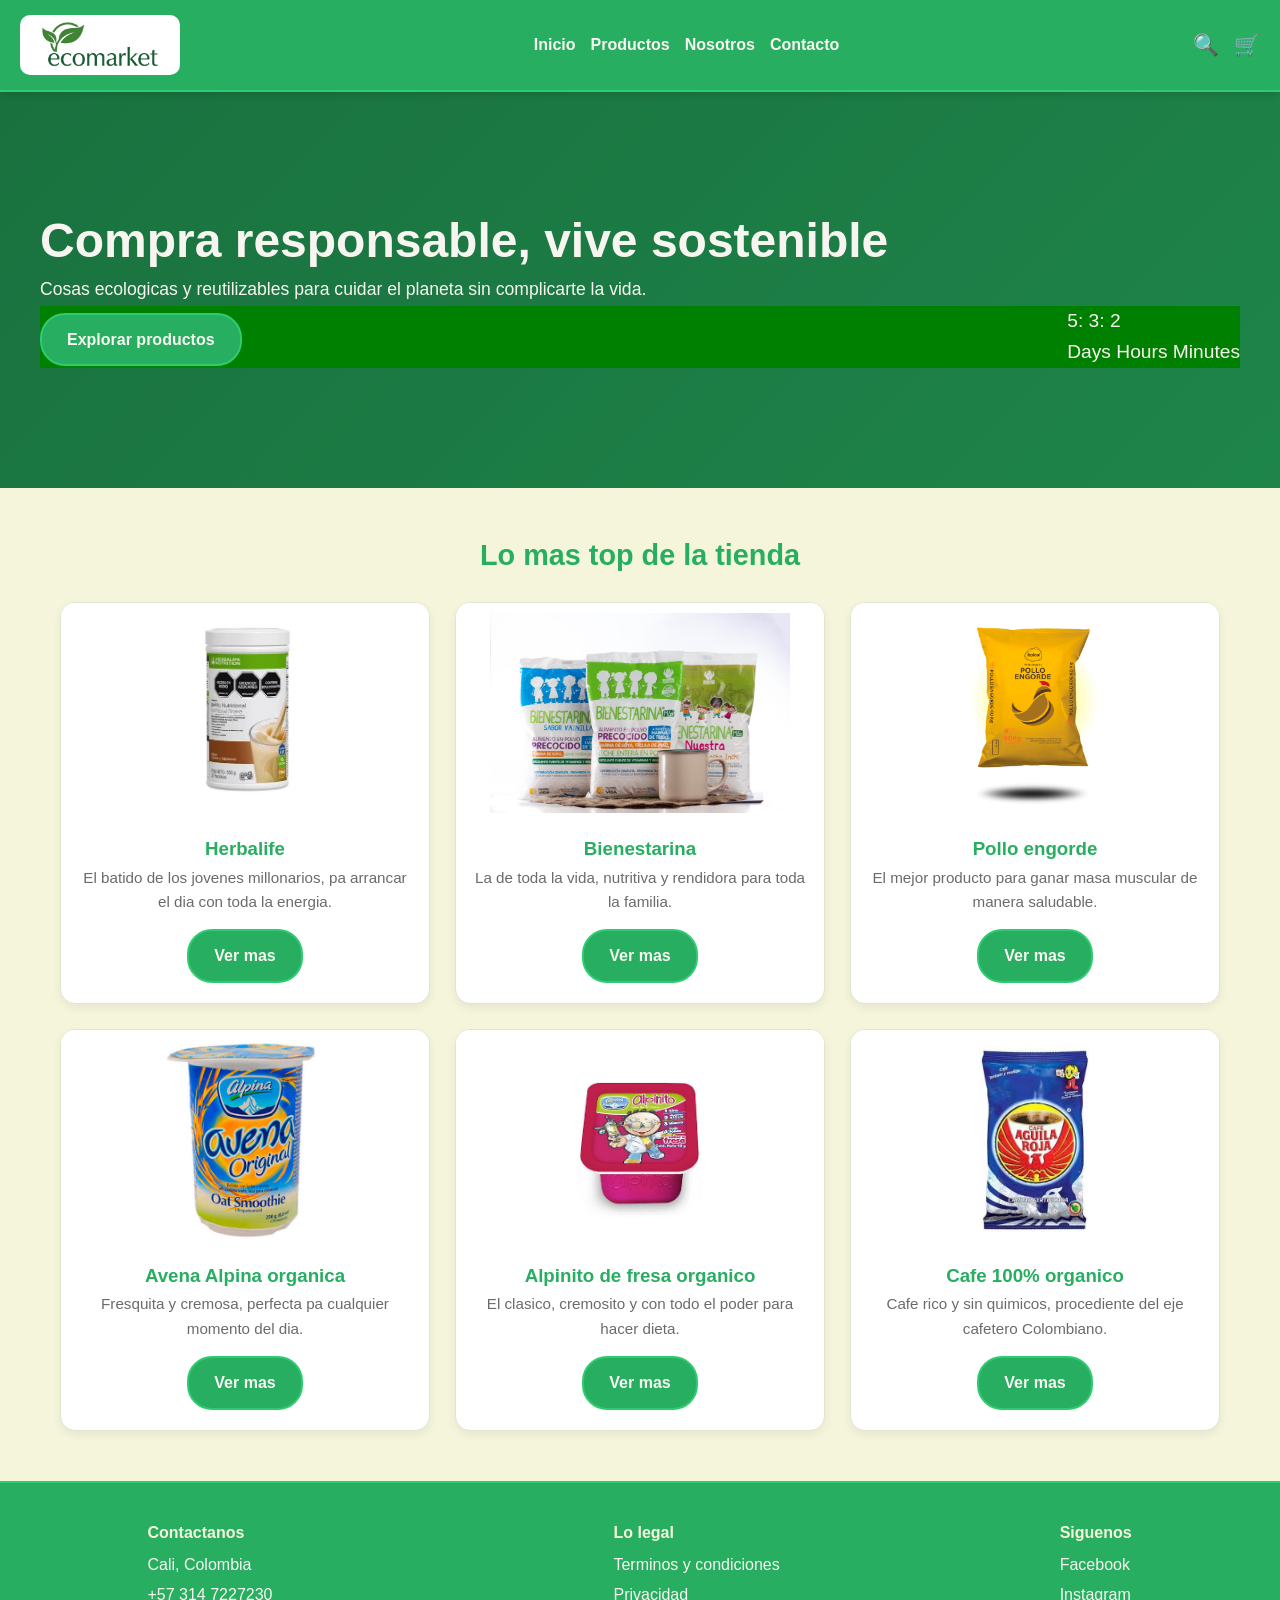
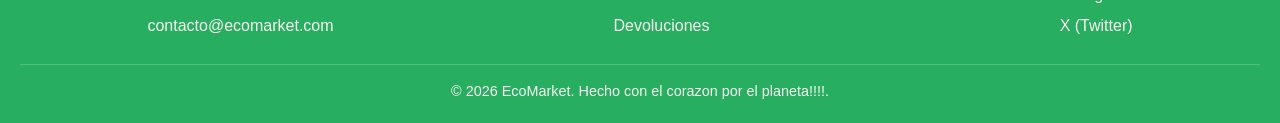
<file: index.html>
<!DOCTYPE html>
<html lang="es">
<head>
  <meta charset="UTF-8">
  <meta name="viewport" content="width=device-width, initial-scale=1.0">
  <title>EcoMarket | Inicio</title>

  <link rel="stylesheet" href="css/main.css">
  <link rel="stylesheet" href="css/layout.css">
  <link rel="stylesheet" href="css/components.css">
  <link rel="stylesheet" href="css/animations.css">
</head>
<body>

  <!-- ENCABEZADO -->
  <header class="header">
    <a href="index.html" class="logo"><img src="img/icons/logo.jpg" alt="EcoMarket"></a>

    <nav class="nav">
      <a href="index.html">Inicio</a>
      <a href="views/productos.html">Productos</a>
      <a href="views/sobre-nosotros.html">Nosotros</a>
      <a href="views/contacto.html">Contacto</a>
    </nav>

    <div class="header-iconos">
      <a href="views/productos.html" title="Buscar">🔍</a>
      <a href="#" title="Carrito">🛒</a>
    </div>
  </header>

  <main>

    <!-- PRINCIPAL -->
    <section class="banner">
      <h1>Compra responsable, vive sostenible</h1>
      <p>Cosas ecologicas y reutilizables para cuidar el planeta sin complicarte la vida.</p>
      <a href="views/productos.html" class="btn">Explorar productos</a>
      
<section class="contador-oferta">
<div class="contador-oferta"></div>
  
      <th>
        <td>5:</td>
        <td>3:</td>
        <td>2</td>
      </th>
      <br>
      <th>
        <td>Days</td>
        <td>Hours</td>
        <td>Minutes</td>
      </th>    
    </section>

    </section>


    <!-- PRODUCTOS DESTACADOS -->
    <section class="destacados">
      <h2>Lo mas top de la tienda</h2>

      <div class="vitrina">

        <article class="card">
          <img src="img/products/herbalife.jpg" alt="Batido Herbalife">
          <h3>Herbalife</h3>
          <p>El batido de los jovenes millonarios, pa arrancar el dia con toda la energia.</p>
          <a href="views/productos.html" class="btn">Ver mas</a>
        </article>

        <article class="card">
          <img src="img/products/bienestarina.jpg" alt="Bolsa de Bienestarina">
          <h3>Bienestarina</h3>
          <p>La de toda la vida, nutritiva y rendidora para toda la familia.</p>
          <a href="views/productos.html" class="btn">Ver mas</a>
        </article>

        <article class="card">
          <img src="img/products/pollo-engorde.png" alt="Bulto de pollo engorde">
          <h3>Pollo engorde</h3>
          <p>El mejor producto para ganar masa muscular de manera saludable.</p>
          <a href="views/productos.html" class="btn">Ver mas</a>
        </article>

        <article class="card">
          <img src="img/products/avena-alpina.jpg" alt="Avena Alpina">
          <h3>Avena Alpina organica</h3>
          <p>Fresquita y cremosa, perfecta pa cualquier momento del dia.</p>
          <a href="views/productos.html" class="btn">Ver mas</a>
        </article>

        <article class="card">
          <img src="img/products/alpinito-fresa.jpg" alt="Alpinito sabor a fresa">
          <h3>Alpinito de fresa organico</h3>
          <p>El clasico, cremosito y con todo el poder para hacer dieta.</p>
          <a href="views/productos.html" class="btn">Ver mas</a>
        </article>

        <article class="card">
          <img src="img/products/aguila-roja.jpg" alt="Cafe Aguila Roja">
          <h3>Cafe 100% organico</h3>
          <p>Cafe rico y sin quimicos, procediente del eje cafetero Colombiano.</p>
          <a href="views/productos.html" class="btn">Ver mas</a>
        </article>

      </div>
    </section>

  </main>

  <!-- PIE DE PAGINA -->
  <footer class="footer">
    <div class="footer-columna">
      <h4>Contactanos</h4>
      <p> Cali, Colombia</p>
      <p> +57 314 7227230</p>
      <p> contacto@ecomarket.com</p>
    </div>

    <div class="footer-columna">
      <h4>Lo legal</h4>
      <a href="#">Terminos y condiciones</a>
      <a href="#">Privacidad</a>
      <a href="#">Devoluciones</a>
    </div>

    <div class="footer-columna">
      <h4>Siguenos</h4>
      <a href="#">Facebook</a>
      <a href="#">Instagram</a>
      <a href="#">X (Twitter)</a>
    </div>

    <p class="copy">© 2026 EcoMarket. Hecho con el corazon por el planeta!!!!.</p>
  </footer>

</body>
</html>
</file>
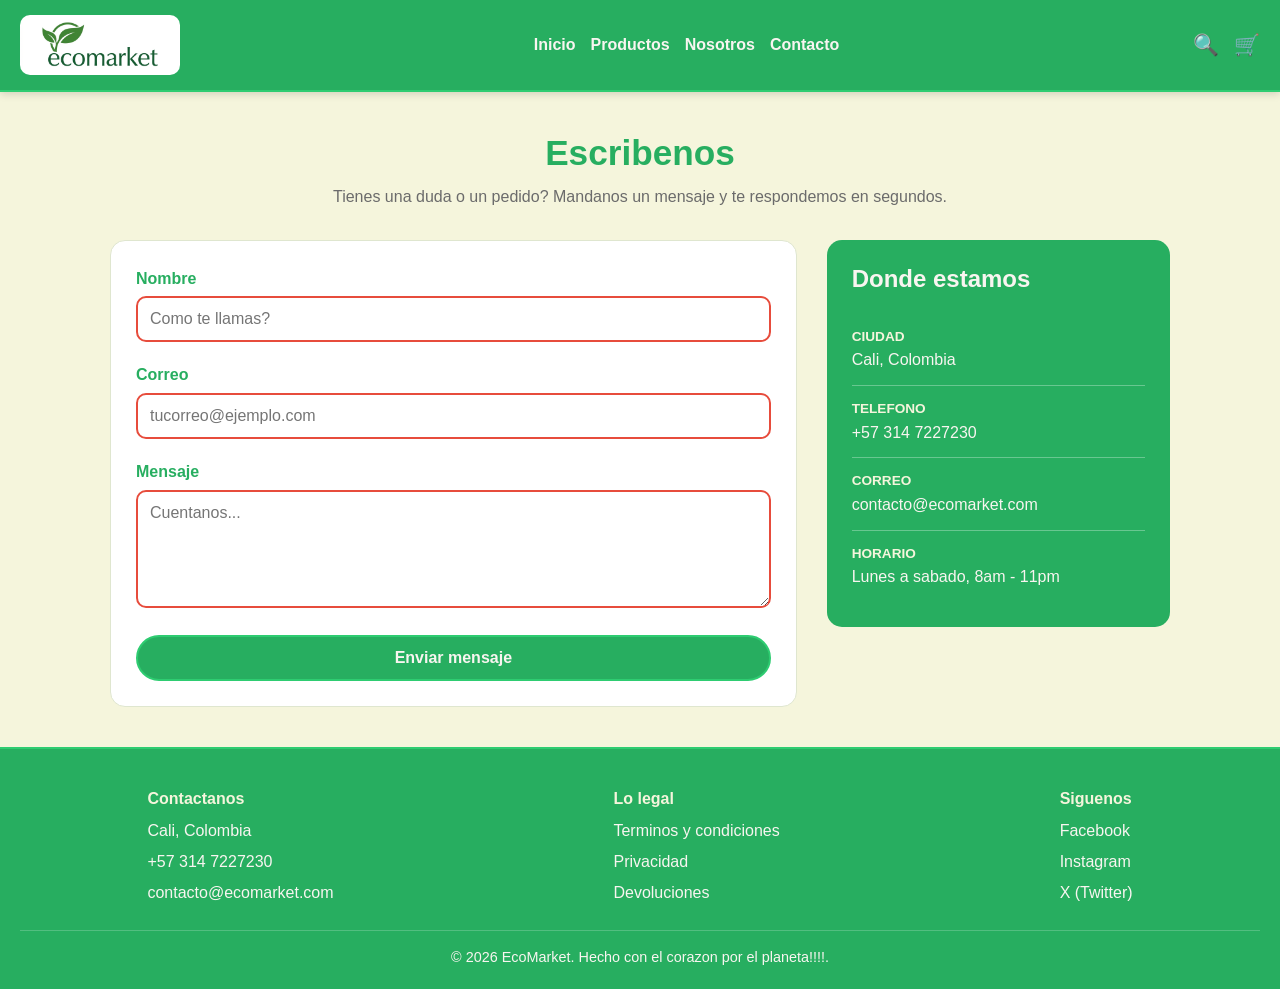
<file: views/contacto.html>
<!DOCTYPE html>
<html lang="es">
<head>
  <meta charset="UTF-8">
  <meta name="viewport" content="width=device-width, initial-scale=1.0">
  <title>EcoMarket | Contacto</title>

  <link rel="stylesheet" href="../css/main.css">
  <link rel="stylesheet" href="../css/layout.css">
  <link rel="stylesheet" href="../css/components.css">
  <link rel="stylesheet" href="../css/animations.css">
</head>
<body>

  <!-- ENCABEZADO -->
  <header class="header">
    <a href="../index.html" class="logo"><img src="../img/icons/logo.jpg" alt="EcoMarket"></a>

    <nav class="nav">
      <a href="../index.html">Inicio</a>
      <a href="productos.html">Productos</a>
      <a href="sobre-nosotros.html">Nosotros</a>
      <a href="contacto.html">Contacto</a>
    </nav>

    <div class="header-iconos">
      <a href="productos.html" title="Buscar">🔍</a>
      <a href="#" title="Carrito">🛒</a>
    </div>
  </header>

  <main class="contacto">

    <h1>Escribenos</h1>
    <p class="contacto-intro">Tienes una duda o un pedido? Mandanos un mensaje y te respondemos en segundos.</p>

    <div class="contacto-columnas">

      <!-- FORMULARIO -->
      <form class="formulario" action="#">
        <div class="campo">
          <label for="nombre">Nombre</label>
          <input type="text" id="nombre" name="nombre" placeholder="Como te llamas?" minlength="3" required>
        </div>

        <div class="campo">
          <label for="email">Correo</label>
          <input type="email" id="email" name="email" placeholder="tucorreo@ejemplo.com" required>
        </div>

        <div class="campo">
          <label for="mensaje">Mensaje</label>
          <textarea id="mensaje" name="mensaje" rows="5" placeholder="Cuentanos..." minlength="10" required></textarea>
        </div>

        <button type="submit" class="btn">Enviar mensaje</button>
      </form>

      <!-- INFORMACION -->
      <div class="contacto-info">
        <h2>Donde estamos</h2>

        <div class="dato">
          <strong>Ciudad</strong>
          <p>Cali, Colombia</p>
        </div>

        <div class="dato">
          <strong>Telefono</strong>
          <p>+57 314 7227230</p>
        </div>

        <div class="dato">
          <strong>Correo</strong>
          <p>contacto@ecomarket.com</p>
        </div>

        <div class="dato">
          <strong>Horario</strong>
          <p>Lunes a sabado, 8am - 11pm</p>
        </div>
      </div>

    </div>
  </main>

  <!-- PIE DE PAGINA -->
  <footer class="footer">
    <div class="footer-columna">
      <h4>Contactanos</h4>
      <p> Cali, Colombia</p>
      <p> +57 314 7227230</p>
      <p> contacto@ecomarket.com</p>
    </div>

    <div class="footer-columna">
      <h4>Lo legal</h4>
      <a href="#">Terminos y condiciones</a>
      <a href="#">Privacidad</a>
      <a href="#">Devoluciones</a>
    </div>

    <div class="footer-columna">
      <h4>Siguenos</h4>
      <a href="#">Facebook</a>
      <a href="#">Instagram</a>
      <a href="#">X (Twitter)</a>
    </div>

    <p class="copy">© 2026 EcoMarket. Hecho con el corazon por el planeta!!!!.</p>
  </footer>

</body>
</html>
</file>
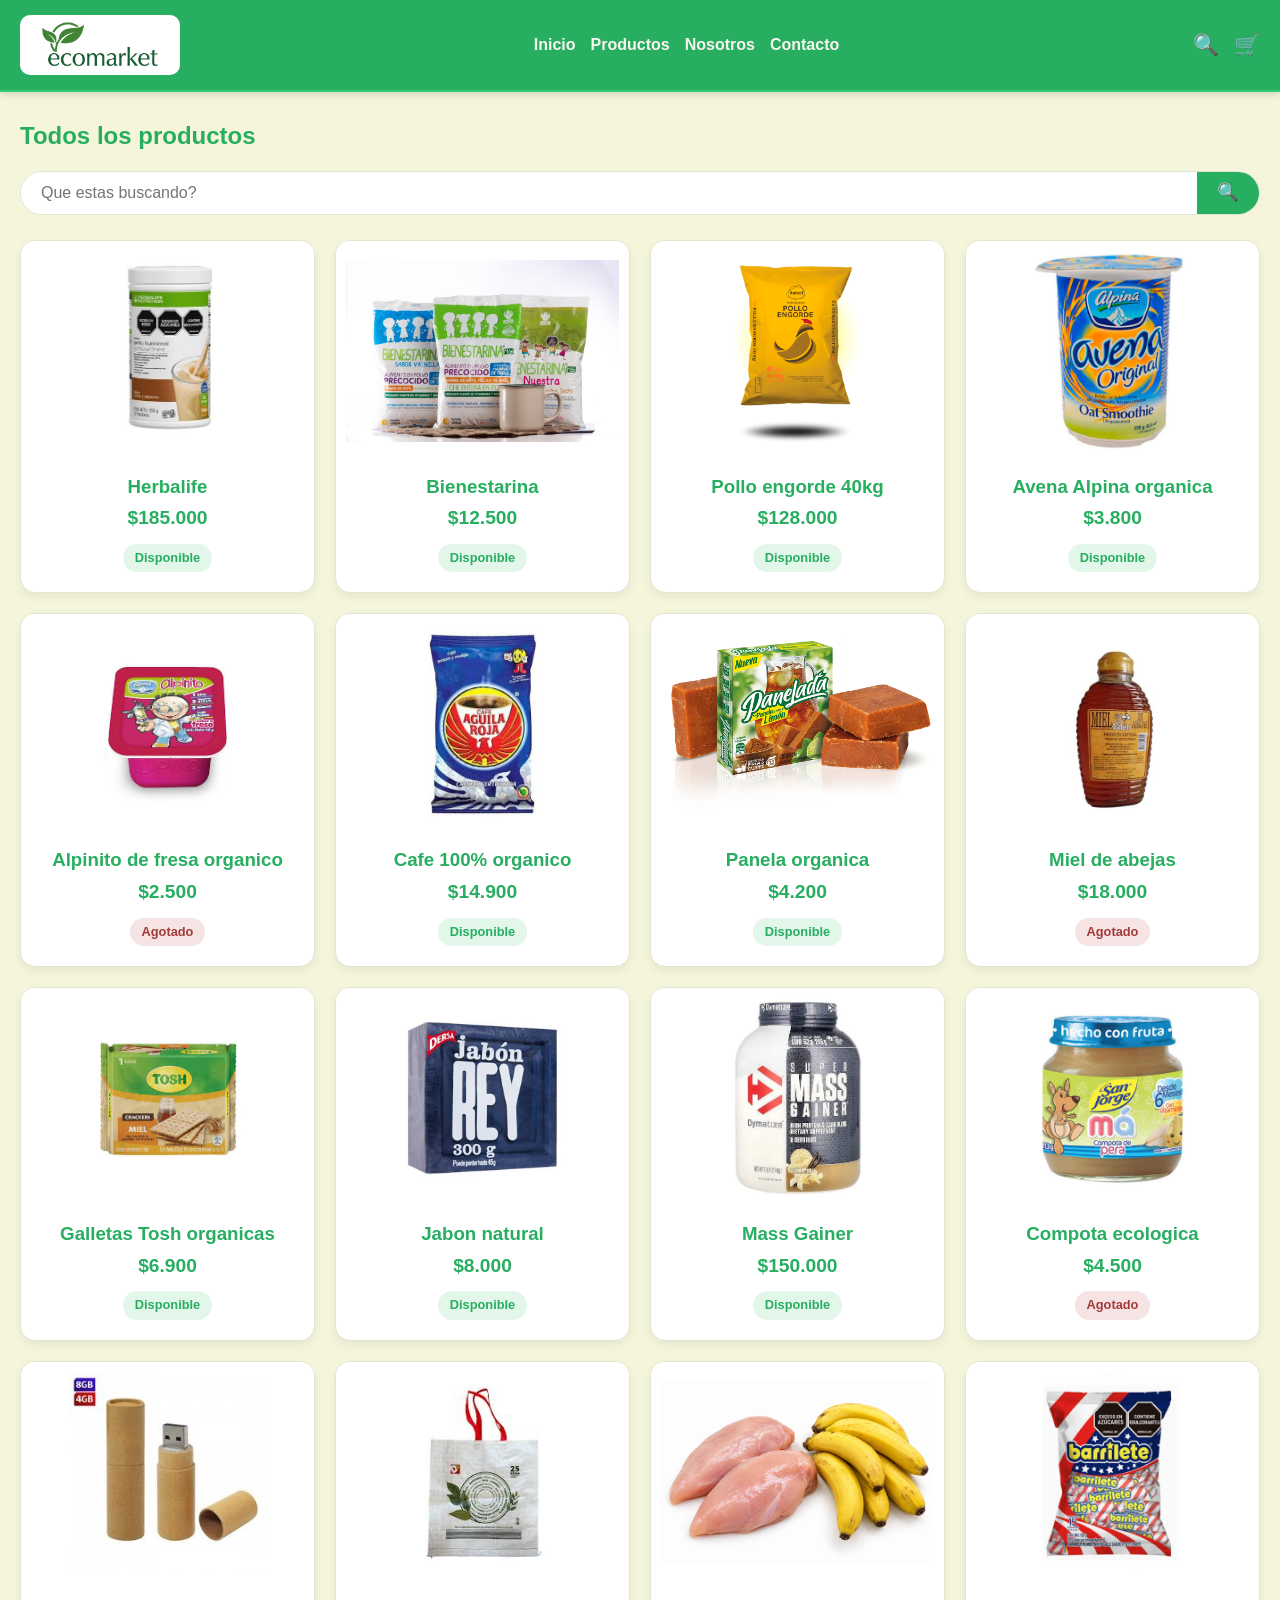
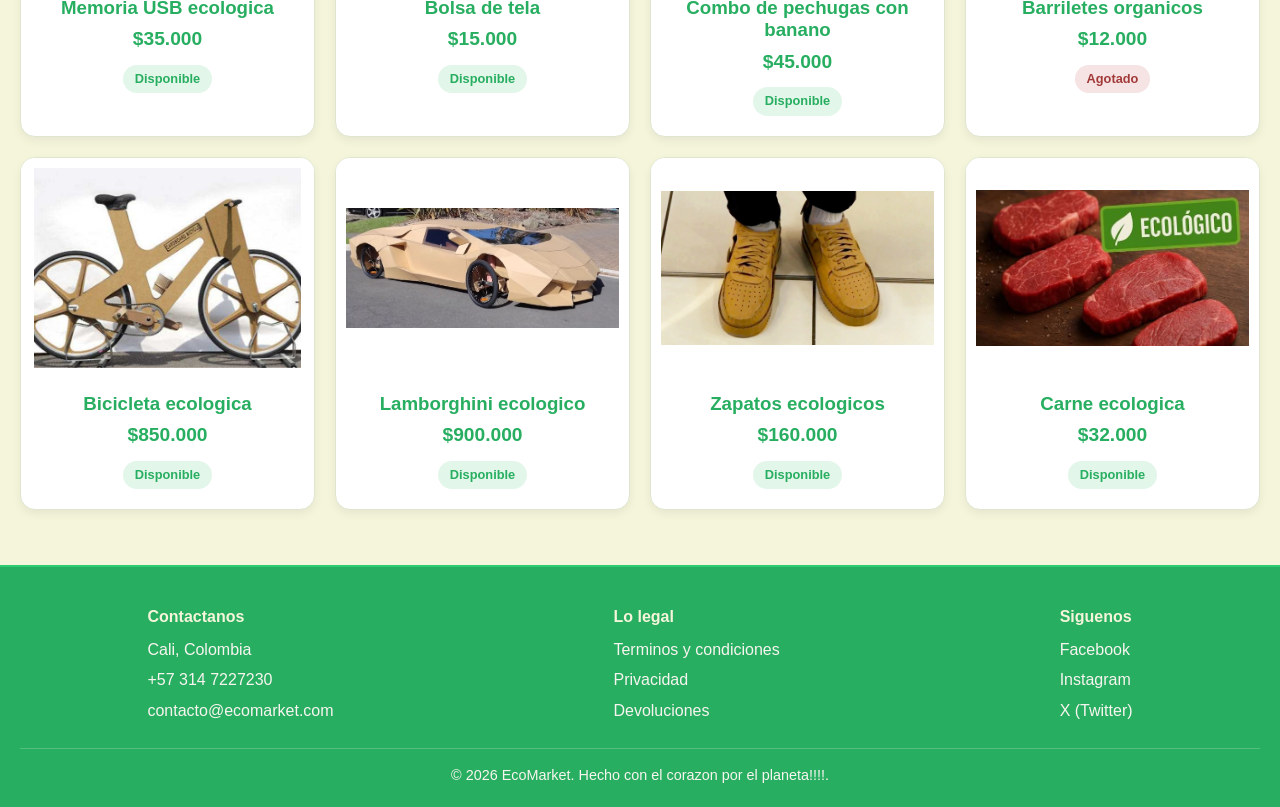
<file: views/productos.html>
<!DOCTYPE html>
<html lang="es">
<head>
  <meta charset="UTF-8">
  <meta name="viewport" content="width=device-width, initial-scale=1.0">
  <title>EcoMarket | Productos</title>

  <link rel="stylesheet" href="../css/main.css">
  <link rel="stylesheet" href="../css/layout.css">
  <link rel="stylesheet" href="../css/components.css">
  <link rel="stylesheet" href="../css/animations.css">
</head>
<body>

  <!-- ENCABEZADO -->
  <header class="header">
    <a href="../index.html" class="logo"><img src="../img/icons/logo.jpg" alt="EcoMarket"></a>

    <nav class="nav">
      <a href="../index.html">Inicio</a>
      <a href="productos.html">Productos</a>
      <a href="sobre-nosotros.html">Nosotros</a>
      <a href="contacto.html">Contacto</a>
    </nav>

    <div class="header-iconos">
      <a href="productos.html" title="Buscar">🔍</a>
      <a href="#" title="Carrito">🛒</a>
    </div>
  </header>

  <main class="catalogo">

    <!-- CONTENIDO DEL CATALOGO -->
    <section class="catalogo-contenido">
      <h1>Todos los productos</h1>

      <!-- BUSCADOR -->
      <div class="buscador">
        <input type="search" placeholder="Que estas buscando?">
        <button type="button">🔍</button>
      </div>

      <!-- AQUI VAN TODOS LOS PRODUCTOS -->
      <div class="vitrina-completa">

        <article class="card">
          <img src="../img/products/herbalife.jpg" alt="Batido Herbalife">
          <h3>Herbalife</h3>
          <p class="precio">$185.000</p>
          <span class="etiqueta disponible">Disponible</span>
        </article>

        <article class="card">
          <img src="../img/products/bienestarina.jpg" alt="Bolsa de Bienestarina">
          <h3>Bienestarina</h3>
          <p class="precio">$12.500</p>
          <span class="etiqueta disponible">Disponible</span>
        </article>

        <article class="card">
          <img src="../img/products/pollo-engorde.png" alt="Bulto de pollo engorde">
          <h3>Pollo engorde 40kg</h3>
          <p class="precio">$128.000</p>
          <span class="etiqueta disponible">Disponible</span>
        </article>

        <article class="card">
          <img src="../img/products/avena-alpina.jpg" alt="Avena Alpina">
          <h3>Avena Alpina organica</h3>
          <p class="precio">$3.800</p>
          <span class="etiqueta disponible">Disponible</span>
        </article>

        <article class="card">
          <img src="../img/products/alpinito-fresa.jpg" alt="Alpinito sabor a fresa">
          <h3>Alpinito de fresa organico</h3>
          <p class="precio">$2.500</p>
          <span class="etiqueta agotado">Agotado</span>
        </article>

        <article class="card">
          <img src="../img/products/aguila-roja.jpg" alt="Cafe Aguila Roja">
          <h3>Cafe 100% organico</h3>
          <p class="precio">$14.900</p>
          <span class="etiqueta disponible">Disponible</span>
        </article>

        <article class="card">
          <img src="../img/products/panelada.png" alt="Panela">
          <h3>Panela organica</h3>
          <p class="precio">$4.200</p>
          <span class="etiqueta disponible">Disponible</span>
        </article>

        <article class="card">
          <img src="../img/products/miel.jpg" alt="Frasco de miel de abejas">
          <h3>Miel de abejas</h3>
          <p class="precio">$18.000</p>
          <span class="etiqueta agotado">Agotado</span>
        </article>

        <article class="card">
          <img src="../img/products/galletas-tosh.jpg" alt="Galletas Tosh">
          <h3>Galletas Tosh organicas</h3>
          <p class="precio">$6.900</p>
          <span class="etiqueta disponible">Disponible</span>
        </article>

        <article class="card">
          <img src="../img/products/jabon-azul.jpg" alt="Jabon azul">
          <h3>Jabon natural</h3>
          <p class="precio">$8.000</p>
          <span class="etiqueta disponible">Disponible</span>
        </article>

        <article class="card">
          <img src="../img/products/mass-gainer.jpg" alt="Tarro de Mass Gainer">
          <h3>Mass Gainer</h3>
          <p class="precio">$150.000</p>
          <span class="etiqueta disponible">Disponible</span>
        </article>

        <article class="card">
          <img src="../img/products/compota-ecologica.jpg" alt="Compota ecologica">
          <h3>Compota ecologica</h3>
          <p class="precio">$4.500</p>
          <span class="etiqueta agotado">Agotado</span>
        </article>

        <article class="card">
          <img src="../img/products/memoria-usb.jpg" alt="Memoria USB ecologica">
          <h3>Memoria USB ecologica</h3>
          <p class="precio">$35.000</p>
          <span class="etiqueta disponible">Disponible</span>
        </article>

        <article class="card">
          <img src="../img/products/bolsa-d1.jpg" alt="Bolsa reutilizable del D1">
          <h3>Bolsa de tela</h3>
          <p class="precio">$15.000</p>
          <span class="etiqueta disponible">Disponible</span>
        </article>

        <article class="card">
          <img src="../img/products/pechugas-banano.png" alt="Combo de pechugas con banano">
          <h3>Combo de pechugas con banano</h3>
          <p class="precio">$45.000</p>
          <span class="etiqueta disponible">Disponible</span>
        </article>

        <article class="card">
          <img src="../img/products/barrilete.jpg" alt="Bolsa de barriletes">
          <h3>Barriletes organicos</h3>
          <p class="precio">$12.000</p>
          <span class="etiqueta agotado">Agotado</span>
        </article>

        <article class="card">
          <img src="../img/products/bicicleta-ecologica.jpg" alt="Bicicleta ecologica">
          <h3>Bicicleta ecologica</h3>
          <p class="precio">$850.000</p>
          <span class="etiqueta disponible">Disponible</span>
        </article>

        <article class="card">
          <img src="../img/products/lambo-carton.jpg" alt="Lamborghini de carton">
          <h3>Lamborghini ecologico</h3>
          <p class="precio">$900.000</p>
          <span class="etiqueta disponible">Disponible</span>
        </article>

        <article class="card">
          <img src="../img/products/zapatos-ecologicos.jpg" alt="Zapatos ecologicos">
          <h3>Zapatos ecologicos</h3>
          <p class="precio">$160.000</p>
          <span class="etiqueta disponible">Disponible</span>
        </article>

        <article class="card">
          <img src="../img/products/carne-ecologica.jpg" alt="Carne ecologica">
          <h3>Carne ecologica</h3>
          <p class="precio">$32.000</p>
          <span class="etiqueta disponible">Disponible</span>
        </article>

      </div>

    </section>

  </main>

  <!-- PIE DE PAGINA -->
  <footer class="footer">
    <div class="footer-columna">
      <h4>Contactanos</h4>
      <p> Cali, Colombia</p>
      <p> +57 314 7227230</p>
      <p> contacto@ecomarket.com</p>
    </div>

    <div class="footer-columna">
      <h4>Lo legal</h4>
      <a href="#">Terminos y condiciones</a>
      <a href="#">Privacidad</a>
      <a href="#">Devoluciones</a>
    </div>

    <div class="footer-columna">
      <h4>Siguenos</h4>
      <a href="#">Facebook</a>
      <a href="#">Instagram</a>
      <a href="#">X (Twitter)</a>
    </div>

    <p class="copy">© 2026 EcoMarket. Hecho con el corazon por el planeta!!!!.</p>
  </footer>

</body>
</html>
</file>
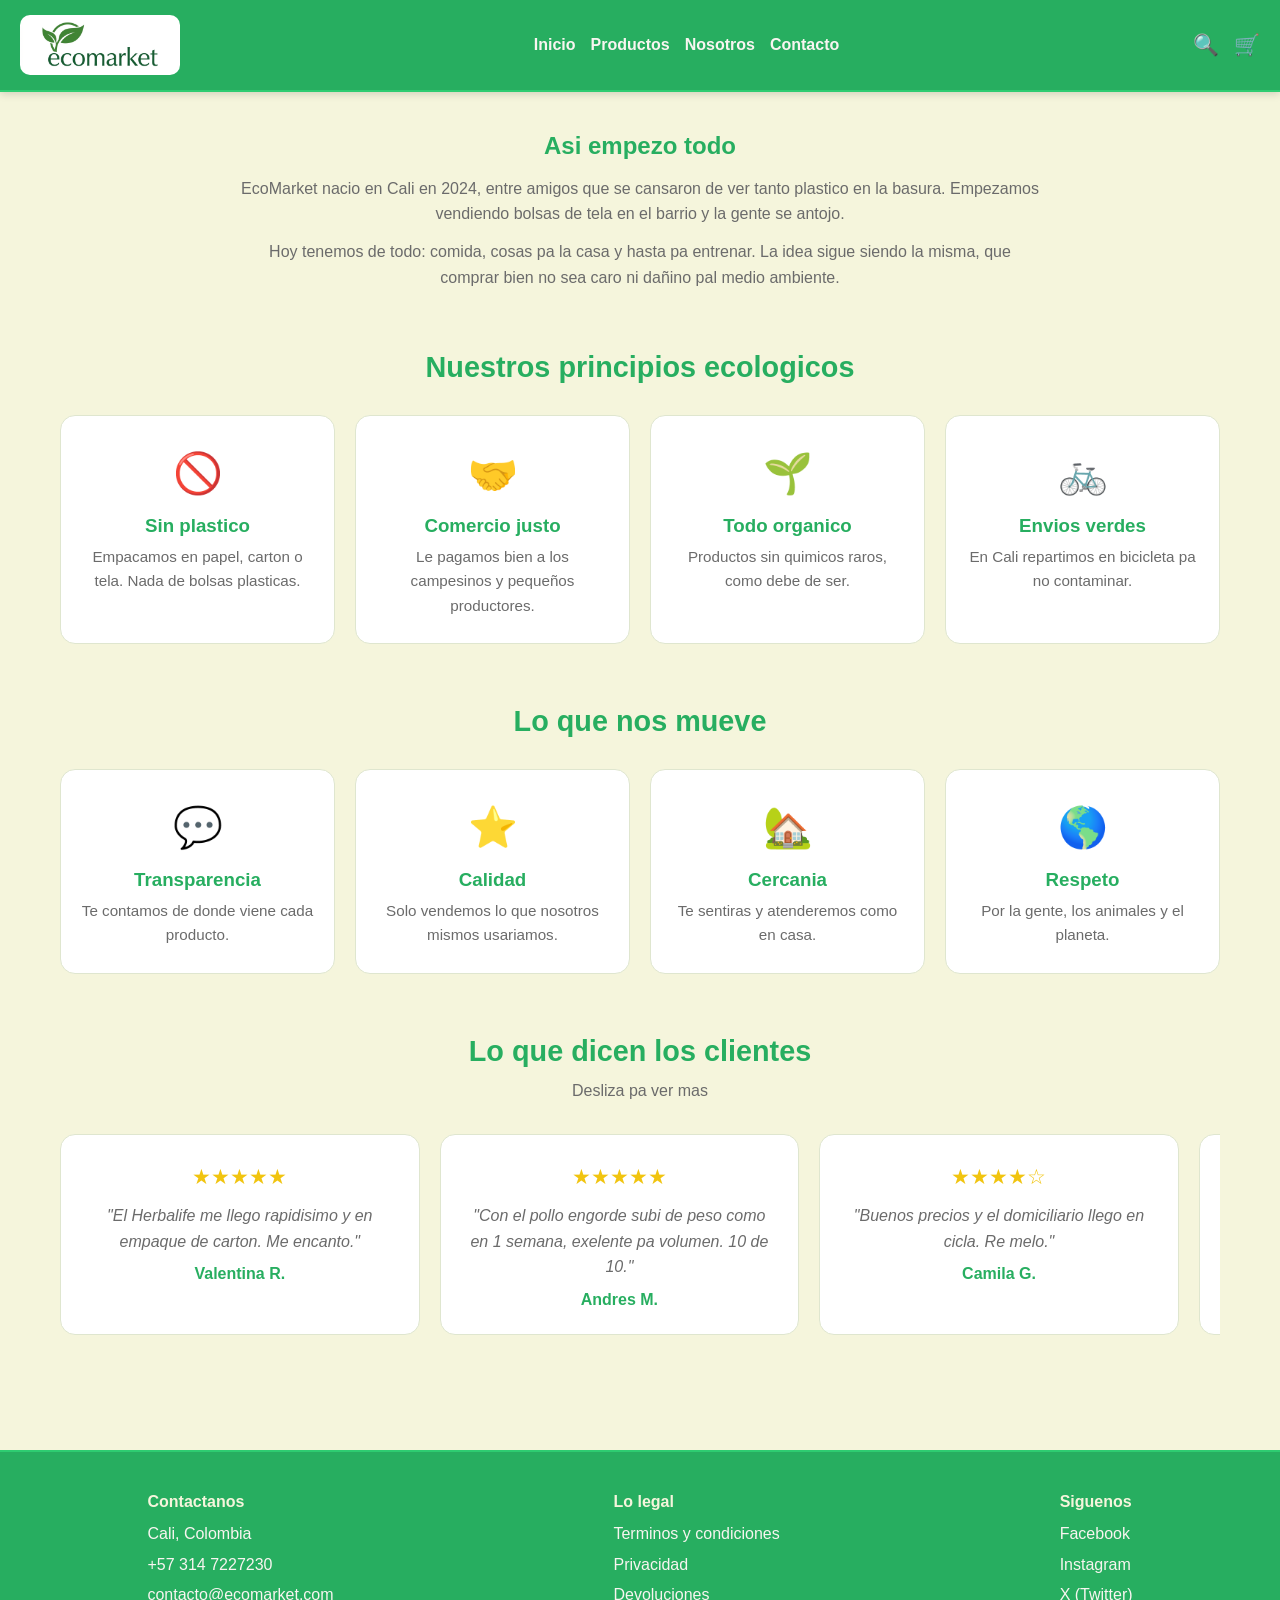
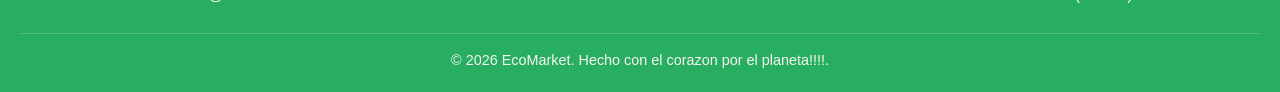
<file: views/sobre-nosotros.html>
<!DOCTYPE html>
<html lang="es">
<head>
  <meta charset="UTF-8">
  <meta name="viewport" content="width=device-width, initial-scale=1.0">
  <title>EcoMarket | Nosotros</title>

  <link rel="stylesheet" href="../css/main.css">
  <link rel="stylesheet" href="../css/layout.css">
  <link rel="stylesheet" href="../css/components.css">
  <link rel="stylesheet" href="../css/animations.css">
</head>
<body>

  <!-- ENCABEZADO -->
  <header class="header">
    <a href="../index.html" class="logo"><img src="../img/icons/logo.jpg" alt="EcoMarket"></a>

    <nav class="nav">
      <a href="../index.html">Inicio</a>
      <a href="productos.html">Productos</a>
      <a href="sobre-nosotros.html">Nosotros</a>
      <a href="contacto.html">Contacto</a>
    </nav>

    <div class="header-iconos">
      <a href="productos.html" title="Buscar">🔍</a>
      <a href="#" title="Carrito">🛒</a>
    </div>
  </header>

  <main class="nosotros">

    <!-- HISTORIA -->
    <section class="historia">
      <div class="historia-texto">
        <h1>Asi empezo todo</h1>
        <p>EcoMarket nacio en Cali en 2024, entre amigos que se cansaron de ver tanto plastico en la basura. Empezamos vendiendo bolsas de tela en el barrio y la gente se antojo.</p>
        <p>Hoy tenemos de todo: comida, cosas pa  la casa y hasta pa entrenar. La idea sigue siendo la misma, que comprar bien no sea caro ni dañino pal medio ambiente.</p>
      </div>
    </section>

    <!-- PRINCIPIOS ECOLOGICOS -->
    <section class="seccion-nosotros">
      <h2>Nuestros principios ecologicos</h2>

      <div class="principios">
        <article class="principio">
          <span class="principio-icono">🚫</span>
          <h3>Sin plastico</h3>
          <p>Empacamos en papel, carton o tela. Nada de bolsas plasticas.</p>
        </article>

        <article class="principio">
          <span class="principio-icono">🤝</span>
          <h3>Comercio justo</h3>
          <p>Le pagamos bien a los campesinos y pequeños productores.</p>
        </article>

        <article class="principio">
          <span class="principio-icono">🌱</span>
          <h3>Todo organico</h3>
          <p>Productos sin quimicos raros, como debe de ser.</p>
        </article>

        <article class="principio">
          <span class="principio-icono">🚲</span>
          <h3>Envios verdes</h3>
          <p>En Cali repartimos en bicicleta pa no contaminar.</p>
        </article>
      </div>
    </section>

    <!-- VALORES -->
    <section class="seccion-nosotros">
      <h2>Lo que nos mueve</h2>

      <div class="principios">
        <article class="principio">
          <span class="principio-icono">💬</span>
          <h3>Transparencia</h3>
          <p>Te contamos de donde viene cada producto.</p>
        </article>

        <article class="principio">
          <span class="principio-icono">⭐</span>
          <h3>Calidad</h3>
          <p>Solo vendemos lo que nosotros mismos usariamos.</p>
        </article>

        <article class="principio">
          <span class="principio-icono">🏡</span>
          <h3>Cercania</h3>
          <p>Te sentiras y atenderemos como en casa.</p>
        </article>

        <article class="principio">
          <span class="principio-icono">🌎</span>
          <h3>Respeto</h3>
          <p>Por la gente, los animales y el planeta.</p>
        </article>
      </div>
    </section>

    <!-- OPINIONES DE LA GENTE -->
    <section class="seccion-nosotros">
      <h2>Lo que dicen los clientes</h2>
      <p class="carrusel-ayuda">Desliza pa ver mas </p>

      <div class="carrusel">
        <article class="testimonio">
          <p class="estrellas">★★★★★</p>
          <p>"El Herbalife me llego rapidisimo y en empaque de carton. Me encanto."</p>
          <h4>Valentina R.</h4>
        </article>

        <article class="testimonio">
          <p class="estrellas">★★★★★</p>
          <p>"Con el pollo engorde subi de peso como en 1 semana, exelente pa volumen. 10 de 10."</p>
          <h4>Andres M.</h4>
        </article>

        <article class="testimonio">
          <p class="estrellas">★★★★☆</p>
          <p>"Buenos precios y el domiciliario llego en cicla. Re melo."</p>
          <h4>Camila G.</h4>
        </article>

        <article class="testimonio">
          <p class="estrellas">★★★★★</p>
          <p>"Compre el lambo de carton pa mi hijo y no se baja de ahi."</p>
          <h4>Juan P.</h4>
        </article>
      </div>
    </section>

  </main>

  <!-- PIE DE PAGINA -->
  <footer class="footer">
    <div class="footer-columna">
      <h4>Contactanos</h4>
      <p> Cali, Colombia</p>
      <p> +57 314 7227230</p>
      <p> contacto@ecomarket.com</p>
    </div>

    <div class="footer-columna">
      <h4>Lo legal</h4>
      <a href="#">Terminos y condiciones</a>
      <a href="#">Privacidad</a>
      <a href="#">Devoluciones</a>
    </div>

    <div class="footer-columna">
      <h4>Siguenos</h4>
      <a href="#">Facebook</a>
      <a href="#">Instagram</a>
      <a href="#">X (Twitter)</a>
    </div>

    <p class="copy">© 2026 EcoMarket. Hecho con el corazon por el planeta!!!!.</p>
  </footer>

</body>
</html>
</file>
<file: css/main.css>
/* =========================================
   Reset, variables (colores) y tipografia
   ========================================= */

/* Variables: guardamos los colores para reusarlos */
:root {
  --principal: #27ae60;       /* verde oscuro (requerimiento) */
  --acento: #2ecc71;          /* verde claro (requerimiento) */
  --fondo: #f5f5dc;           /* beige (requerimiento) */
  --superficie: #ffffff;      /* blanco para tarjetas */
  --borde: #dfe6cf;
  --texto: #2b2b2b;
  --texto-suave: #6b6b6b;
  --texto-claro: #f8f5f0;     /* texto sobre fondo oscuro */
}

/* Reset: quitamos margenes que trae el navegador */
* {
  margin: 0;
  padding: 0;
  box-sizing: border-box;
}

body {
  font-family: Arial, Helvetica, sans-serif;
  background-color: var(--fondo);
  color: var(--texto);
  line-height: 1.6;
}

h1,
h2,
h3,
h4 {
  line-height: 1.2;
}

a {
  text-decoration: none;
  color: inherit;
}

/* Los campos y botones usan la misma fuente de la pagina */
input,
textarea,
button {
  font-family: inherit;
}

img {
  max-width: 100%;
  display: block;
}
</file>
<file: css/layout.css>
/* =========================================
   Header, secciones, vitrinas y footer
   (Mobile First: primero celular, luego pantallas grandes)
   ========================================= */

/* ---------- HEADER ---------- */
.header {
  background-color: var(--principal);
  border-bottom: 2px solid var(--acento);
  padding: 15px 20px;
  display: flex;
  flex-direction: column;
  align-items: center;
  gap: 10px;
  box-shadow: 0 2px 8px rgba(0, 0, 0, 0.15);
  position: sticky;
  top: 0;
  z-index: 10;
}

/* El logo es cuadrado con mucho blanco alrededor:
   con object-fit: cover lo recortamos para que solo se vea el dibujo */
.logo img {
  width: 160px;
  height: 60px;
  object-fit: cover;
  background-color: var(--superficie);
  border-radius: 10px;
}

.nav {
  display: flex;
  flex-wrap: wrap;
  justify-content: center;
  gap: 15px;
}

.nav a {
  font-weight: bold;
  color: var(--texto-claro);
}

.nav a:hover {
  color: var(--fondo);
  text-decoration: underline;
}

.header-iconos {
  display: flex;
  gap: 15px;
  font-size: 1.3rem;
}

/* ---------- BANNER PRINCIPAL ---------- */
.banner {
  background: linear-gradient(rgba(0, 0, 0, 0.35), rgba(0, 0, 0, 0.35)),
    linear-gradient(135deg, var(--principal), var(--acento));
  color: var(--texto-claro);
  text-align: left;
  padding: 80px 20px;
}

.banner h1 {
  font-size: 2rem;
  margin-bottom: 5px;
}

.banner p {
  font-size: 1.1rem;
  margin-bottom: 10px;
}
.contador-oferta {
  display: flex;
  justify-content: right;
  background-color: green;
  font-size: 1.2rem;
  align-items: right;
  gap: 10px;
  margin-top: -5%;
}


/* ---------- PRODUCTOS DESTACADOS ---------- */
.destacados {
  padding: 50px 20px;
  max-width: 1200px;
  margin: 0 auto;
}

.destacados h2 {
  text-align: center;
  color: var(--principal);
  font-size: 1.8rem;
  margin-bottom: 30px;
}

/* Vitrina: 1 columna en celular */
.vitrina {
  display: grid;
  grid-template-columns: 1fr;
  gap: 25px;
}

/* ---------- FOOTER ---------- */
.footer {
  background-color: var(--principal);
  border-top: 2px solid var(--acento);
  color: var(--texto-claro);
  padding: 40px 20px 20px;
  display: flex;
  flex-direction: column;
  gap: 25px;
}

.footer-columna {
  display: flex;
  flex-direction: column;
  gap: 5px;
}

.footer-columna h4 {
  color: var(--fondo);
  margin-bottom: 5px;
}

.footer-columna a:hover {
  color: var(--fondo);
}

.copy {
  text-align: center;
  font-size: 0.9rem;
  border-top: 1px solid rgba(255, 255, 255, 0.2);
  padding-top: 15px;
}

/* ---------- TABLET (desde 768px) ---------- */
@media (min-width: 768px) {
  .header {
    flex-direction: row;
    justify-content: space-between;
  }

  .banner {
    padding: 120px 40px;
  }

  .banner h1 {
    font-size: 3rem;
  }

  .vitrina {
    grid-template-columns: repeat(2, 1fr);
  }

  .footer {
    flex-direction: row;
    flex-wrap: wrap;
    justify-content: space-around;
  }

  .copy {
    width: 100%;
  }
}

/* ---------- COMPUTADOR (desde 1024px) ---------- */
@media (min-width: 1024px) {
  .vitrina {
    grid-template-columns: repeat(3, 1fr);
  }
}

/* =========================================
   PAGINA DE PRODUCTOS
   ========================================= */

.catalogo {
  max-width: 1300px;
  margin: 0 auto;
  padding: 30px 20px;
}

.catalogo-contenido h1 {
  color: var(--principal);
  margin-bottom: 20px;
}

/* Vitrina: 1 columna en celular */
.vitrina-completa {
  display: grid;
  grid-template-columns: 1fr;
  gap: 20px;
  margin: 25px 0;
}

/* Tablet: 2 columnas */
@media (min-width: 768px) {
  .vitrina-completa {
    grid-template-columns: repeat(2, 1fr);
  }
}

/* Computador: 4 columnas */
@media (min-width: 1024px) {
  .vitrina-completa {
    grid-template-columns: repeat(4, 1fr);
  }
}

/* =========================================
   PAGINA SOBRE NOSOTROS
   ========================================= */

.nosotros {
  max-width: 1200px;
  margin: 0 auto;
  padding: 40px 20px;
}

/* Historia: texto centrado */
.historia {
  max-width: 800px;
  margin: 0 auto 60px;
  text-align: center;
}

.historia-texto h1 {
  color: var(--principal);
  margin-bottom: 15px;
}

.historia-texto p {
  color: var(--texto-suave);
  margin-bottom: 12px;
}

.seccion-nosotros {
  margin-bottom: 60px;
}

.seccion-nosotros h2 {
  text-align: center;
  color: var(--principal);
  font-size: 1.8rem;
  margin-bottom: 30px;
}

/* Principios y valores: 1 columna en celular */
.principios {
  display: grid;
  grid-template-columns: 1fr;
  gap: 20px;
}

/* Carrusel: fila que se desliza de lado y se acomoda en cada tarjeta */
.carrusel-ayuda {
  text-align: center;
  color: var(--texto-suave);
  margin: -20px 0 20px;
}

.carrusel {
  display: flex;
  gap: 20px;
  overflow-x: auto;
  scroll-snap-type: x mandatory;
  padding: 10px 0 15px;
}

.testimonio {
  flex: 0 0 85%;
  scroll-snap-align: start;
}

/* Tablet */
@media (min-width: 768px) {
  .principios {
    grid-template-columns: repeat(2, 1fr);
  }

  .testimonio {
    flex-basis: 45%;
  }
}

/* Computador */
@media (min-width: 1024px) {
  .principios {
    grid-template-columns: repeat(4, 1fr);
  }

  .testimonio {
    flex-basis: 31%;
  }
}

/* =========================================
   PAGINA DE CONTACTO
   ========================================= */

.contacto {
  max-width: 1100px;
  margin: 0 auto;
  padding: 40px 20px;
}

.contacto h1 {
  color: var(--principal);
  text-align: center;
  font-size: 2.2rem;
}

.contacto-intro {
  text-align: center;
  color: var(--texto-suave);
  margin: 10px 0 30px;
}

/* Celular: formulario arriba e info abajo */
.contacto-columnas {
  display: grid;
  grid-template-columns: 1fr;
  gap: 30px;
}

/* Tablet y computador: formulario ancho e info angosta al lado */
@media (min-width: 768px) {
  .contacto-columnas {
    grid-template-columns: 2fr 1fr;
    align-items: start;
  }
}
</file>
<file: css/components.css>
/* =========================================
   Piezas que se repiten: botones y tarjetas
   ========================================= */

/* ---------- BOTON ---------- */
.btn {
  display: inline-block;
  background-color: var(--principal);
  color: var(--texto-claro);
  border: 2px solid var(--acento);
  padding: 12px 25px;
  border-radius: 25px;
  font-weight: bold;
}

.btn:hover {
  background-color: var(--acento);
  color: var(--texto);
}

/* ---------- TARJETA DE PRODUCTO ---------- */
.card {
  background-color: var(--superficie);
  border: 1px solid var(--borde);
  border-radius: 15px;
  overflow: hidden;
  box-shadow: 0 4px 10px rgba(0, 0, 0, 0.06);
  text-align: center;
  padding-bottom: 20px;
}

.card img {
  width: 100%;
  height: 220px;
  object-fit: contain;
  background-color: var(--superficie);
  padding: 10px;
}

.card h3 {
  margin: 15px 15px 5px;
  color: var(--principal);
}

.card p {
  margin: 0 15px 15px;
  color: var(--texto-suave);
  font-size: 0.95rem;
}

/* ---------- BUSCADOR ---------- */
.buscador {
  display: flex;
  background-color: var(--superficie);
  border: 1px solid var(--borde);
  border-radius: 25px;
  overflow: hidden;
}

.buscador:focus-within {
  border-color: var(--acento);
}

.buscador input {
  flex: 1;
  border: none;
  outline: none;
  padding: 12px 20px;
  font-size: 1rem;
}

.buscador button {
  border: none;
  background-color: var(--principal);
  padding: 0 20px;
  font-size: 1.1rem;
  cursor: pointer;
}

/* ---------- TARJETA DEL CATALOGO ---------- */
.card .precio {
  color: var(--principal);
  font-weight: bold;
  font-size: 1.2rem;
  margin-bottom: 10px;
}

/* Etiqueta de stock */
.etiqueta {
  display: inline-block;
  padding: 4px 12px;
  border-radius: 15px;
  font-size: 0.8rem;
  font-weight: bold;
}

.disponible {
  background-color: #e3f6ea;
  color: var(--principal);
}

.agotado {
  background-color: #f6e3e3;
  color: #a33a3a;
}

/* ---------- PRINCIPIOS Y VALORES ---------- */
.principio {
  background-color: var(--superficie);
  border: 1px solid var(--borde);
  border-radius: 15px;
  padding: 25px 20px;
  text-align: center;
}

.principio-icono {
  display: block;
  font-size: 2.5rem;
  margin-bottom: 10px;
}

.principio h3 {
  color: var(--principal);
  margin-bottom: 8px;
}

.principio p {
  color: var(--texto-suave);
  font-size: 0.95rem;
}

/* ---------- TESTIMONIOS ---------- */
.testimonio {
  background-color: var(--superficie);
  border: 1px solid var(--borde);
  border-radius: 15px;
  padding: 25px;
  text-align: center;
}

.testimonio p {
  color: var(--texto-suave);
  font-style: italic;
}

.testimonio .estrellas {
  color: #f1c40f;
  font-size: 1.3rem;
  font-style: normal;
  margin-bottom: 10px;
}

.testimonio h4 {
  color: var(--principal);
  margin-top: 10px;
}

/* ---------- FORMULARIO ---------- */
.formulario,
.contacto-info {
  background-color: var(--superficie);
  border: 1px solid var(--borde);
  border-radius: 15px;
  padding: 25px;
}

.campo {
  margin-bottom: 20px;
}

.campo label {
  display: block;
  font-weight: bold;
  color: var(--principal);
  margin-bottom: 5px;
}

.campo input,
.campo textarea {
  width: 100%;
  padding: 12px;
  border: 2px solid var(--borde);
  border-radius: 10px;
  font-size: 1rem;
  outline: none;
}

.campo textarea {
  resize: vertical;
}

/* Validacion visual: rojo si esta vacio o mal escrito, verde si esta bien */
.campo input:invalid,
.campo textarea:invalid {
  border-color: #e74c3c;
}

.campo input:valid,
.campo textarea:valid {
  border-color: var(--acento);
}

.formulario .btn {
  width: 100%;
  font-size: 1rem;
  cursor: pointer;
}

/* ---------- INFO DE CONTACTO ---------- */
/* Caja verde para que resalte al lado del formulario */
.contacto-info {
  background-color: var(--principal);
  border: none;
  color: var(--texto-claro);
}

.contacto-info h2 {
  margin-bottom: 20px;
}

.dato {
  padding: 12px 0;
  border-bottom: 1px solid rgba(255, 255, 255, 0.3);
}

.dato:last-child {
  border-bottom: none;
}

.dato strong {
  display: block;
  font-size: 0.85rem;
  text-transform: uppercase;
  color: var(--fondo);
}
</file>
<file: css/animations.css>
/* =========================================
   ANIMACIONES BRO
   Transiciones y animaciones (keyframes)
   ========================================= */

/* Transiciones: hacen que los cambios sean suaves */
.nav a,
.footer-columna a {
  transition: all 0.3s ease;
}

.card,
.principio,
.testimonio {
  transition: transform 0.3s ease, box-shadow 0.3s ease;
}

/* Al pasar el mouse la tarjeta se eleva */
.card:hover,
.principio:hover,
.testimonio:hover {
  transform: translateY(-8px);
  box-shadow: 0 10px 20px rgba(39, 174, 96, 0.25);
}

/* Animacion de entrada del texto del banner */
@keyframes aparecer {
  from {
    opacity: 0;
    transform: translateY(20px);
  }
  to {
    opacity: 1;
    transform: translateY(0);
  }
}

.banner h1,
.banner p {
  animation: aparecer 1s ease;
}
</file>
